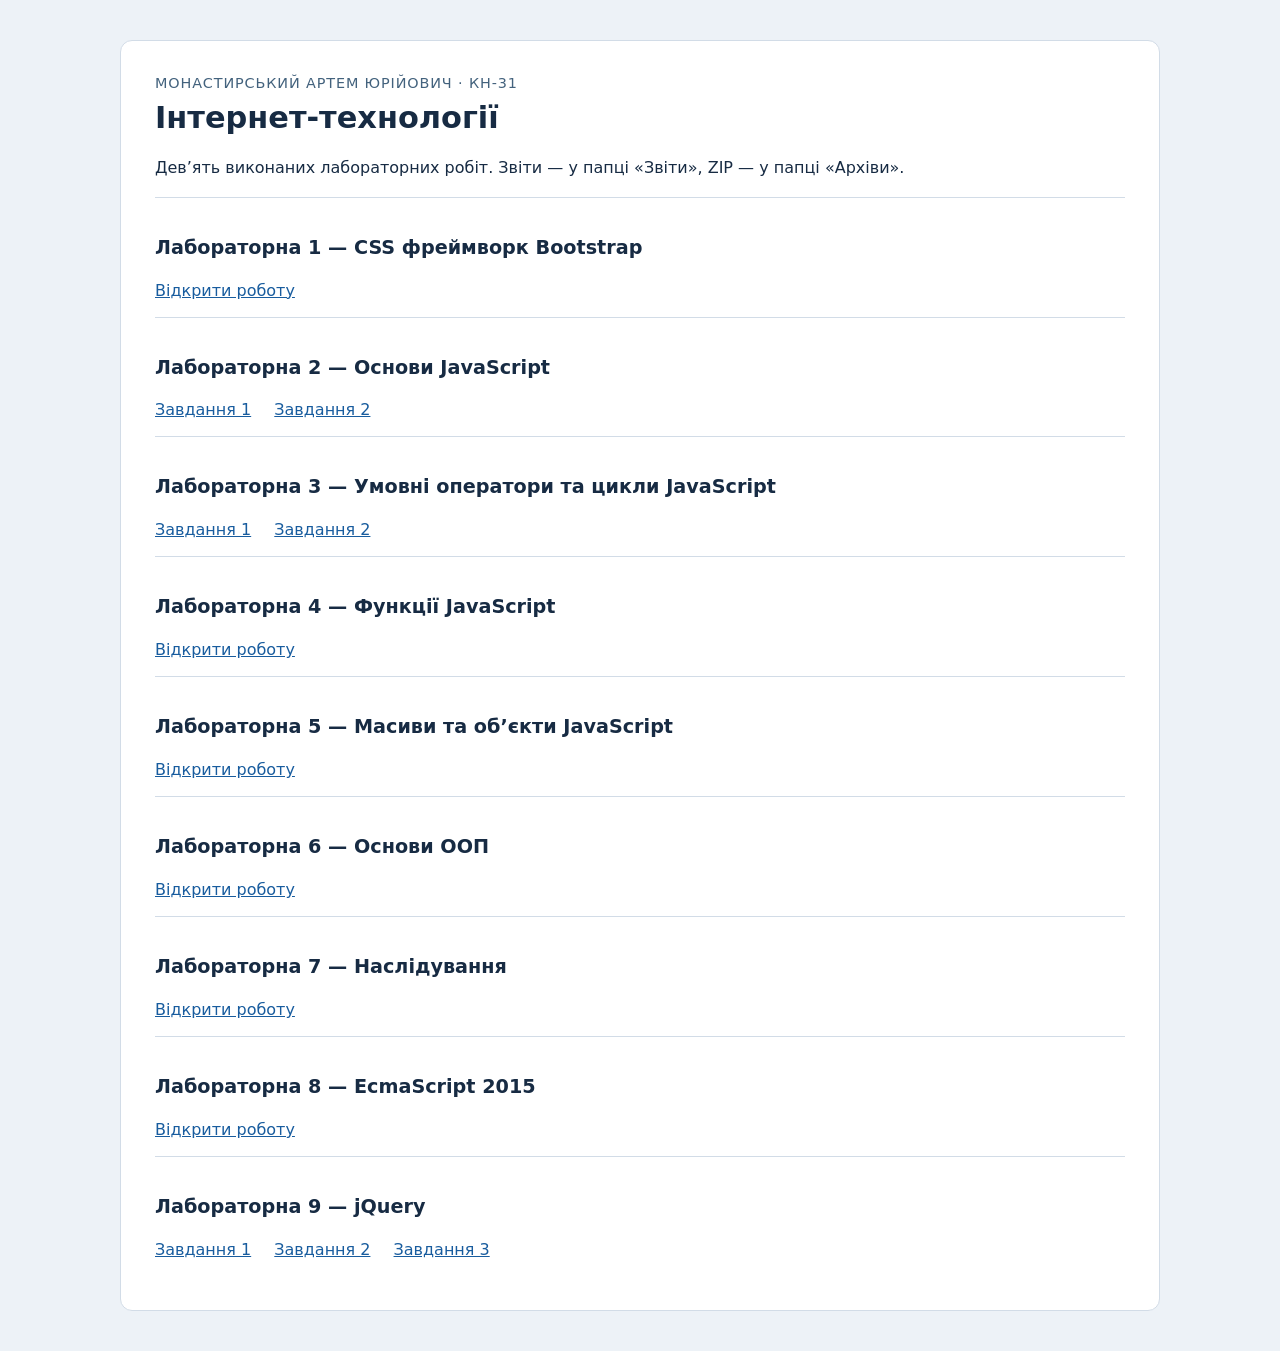
<file: index.html>
<!doctype html><html lang="uk"><meta charset="UTF-8"><meta name="viewport" content="width=device-width, initial-scale=1"><title>Інтернет-технології — лабораторні роботи</title><style>
:root { color-scheme: light; font-family: system-ui, Arial, sans-serif; color: #172b43; background: #edf2f7; }
* { box-sizing: border-box; }
body { margin: 0; padding: 40px 22px; }
main { max-width: 1040px; margin: auto; background: white; padding: 34px; border: 1px solid #d2dce7; border-radius: 12px; }
h1 { font-size: 1.9rem; margin: 8px 0 18px; line-height: 1.25; }
h2 { font-size: 1.2rem; margin-top: 28px; }
.eyebrow { color: #43627d; font-size: .9rem; letter-spacing: .06em; text-transform: uppercase; }
p { line-height: 1.6; }
button, .button { display: inline-block; font: inherit; color: white; background: #185c9e; border: 0; padding: 12px 20px; border-radius: 6px; cursor: pointer; text-decoration: none; margin: 0 8px 10px 0; }
button:hover, .button:hover { background: #104b83; }
button:focus-visible, a:focus-visible, input:focus-visible { outline: 3px solid #edb34e; outline-offset: 3px; }
pre { white-space: pre-wrap; overflow-wrap: anywhere; background: #13263b; color: #e7f2ff; padding: 22px; border-radius: 8px; line-height: 1.7; font: 15px/1.65 Consolas, monospace; min-height: 80px; }
label { display: inline-block; margin: 12px 18px 12px 0; }
input { padding: 10px; font: inherit; border: 1px solid #849bb0; border-radius: 4px; }
footer { color: #52677b; margin-top: 24px; font-size: .9rem; }
.demo-target { cursor: pointer; padding: 18px; border: 1px solid #8ba4bd; border-radius: 5px; background: #f0f6fc; }
@media(max-width:600px) { body { padding: 14px; } main { padding: 22px; } h1 { font-size: 1.5rem; } }
section{border-top:1px solid #d2dce7;padding:10px 0}a{color:#185c9e;margin-right:18px;line-height:2}</style><main><div class="eyebrow">Монастирський Артем Юрійович · КН-31</div><h1>Інтернет-технології</h1><p>Дев’ять виконаних лабораторних робіт. Звіти — у папці «Звіти», ZIP — у папці «Архіви».</p><section><h2>Лабораторна 1 — CSS фреймворк Bootstrap</h2><a href="Лабораторні роботи/IT-Lab1-Monastyrskyi_Artem/index.html">Відкрити роботу</a> </section><section><h2>Лабораторна 2 — Основи JavaScript</h2><a href="Лабораторні роботи/IT_Lab2-Monastyrskyi_Artem/task1.html">Завдання 1</a> <a href="Лабораторні роботи/IT_Lab2-Monastyrskyi_Artem/task2.html">Завдання 2</a> </section><section><h2>Лабораторна 3 — Умовні оператори та цикли JavaScript</h2><a href="Лабораторні роботи/IT-Lab3-Monastyrskyi_Artem/task1.html">Завдання 1</a> <a href="Лабораторні роботи/IT-Lab3-Monastyrskyi_Artem/task2.html">Завдання 2</a> </section><section><h2>Лабораторна 4 — Функції JavaScript</h2><a href="Лабораторні роботи/IT-Lab4-Monastyrskyi_Artem/index.html">Відкрити роботу</a> </section><section><h2>Лабораторна 5 — Масиви та об’єкти JavaScript</h2><a href="Лабораторні роботи/IT-Lab5-Monastyrskyi_Artem/index.html">Відкрити роботу</a> </section><section><h2>Лабораторна 6 — Основи ООП</h2><a href="Лабораторні роботи/IT-Lab6-Monastyrskyi_Artem/index.html">Відкрити роботу</a> </section><section><h2>Лабораторна 7 — Наслідування</h2><a href="Лабораторні роботи/IT-Lab7-Monastyrskyi_Artem/index.html">Відкрити роботу</a> </section><section><h2>Лабораторна 8 — EcmaScript 2015</h2><a href="Лабораторні роботи/IT-Lab8-Monastyrskyi_Artem/index.html">Відкрити роботу</a> </section><section><h2>Лабораторна 9 — jQuery</h2><a href="Лабораторні роботи/IT-Lab9-Monastyrskyi_Artem/task1.html">Завдання 1</a> <a href="Лабораторні роботи/IT-Lab9-Monastyrskyi_Artem/task2.html">Завдання 2</a> <a href="Лабораторні роботи/IT-Lab9-Monastyrskyi_Artem/task3.html">Завдання 3</a> </section></main></html>
</file>
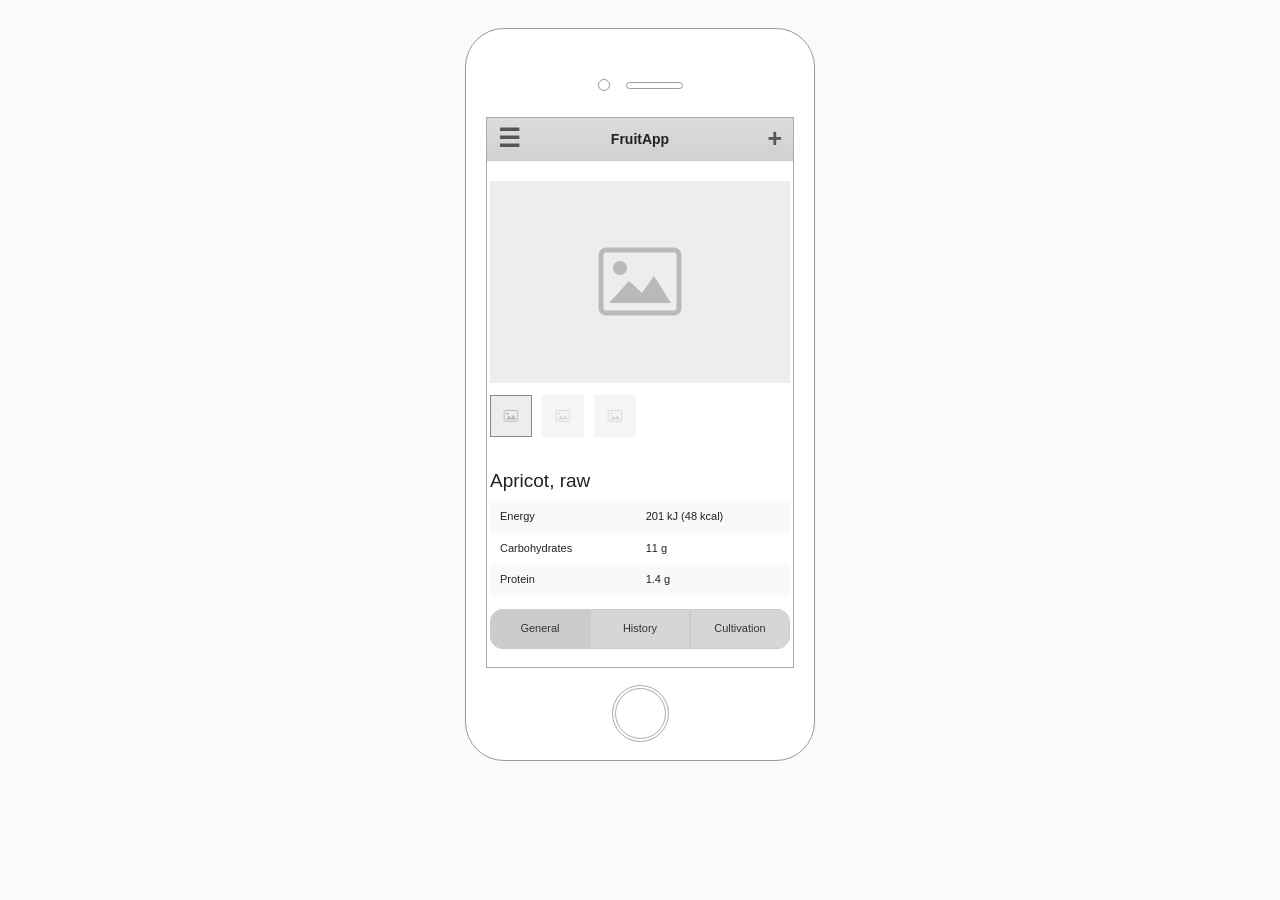
<file: Лабораторні роботи/IT-Lab1-Monastyrskyi_Artem/index.html>
<!doctype html>
<html lang="en">
    <head>
        <meta charset="UTF-8" />
        <meta name="viewport" content="width=device-width, initial-scale=1" />
        <title>FruitApp — Bootstrap</title>
        <link rel="stylesheet" href="vendor/bootstrap.min.css" />
        <link rel="stylesheet" href="css/styles.css" />
        <script src="vendor/jquery.min.js" defer></script>
        <script src="vendor/bootstrap.min.js" defer></script>
        <script src="js/script.js" defer></script>
    </head>
    <body>
        <div class="phone" aria-label="FruitApp mobile mockup">
            <div class="earpiece" aria-hidden="true"><i></i><span></span></div>
            <main class="screen container-fluid">
                <header class="row app-header">
                    <div class="col-xs-4">
                        <button
                            id="menu-button"
                            type="button"
                            class="icon-button"
                            aria-label="Open menu"
                            aria-expanded="false"
                        >
                            ☰
                        </button>
                    </div>
                    <div class="col-xs-4 brand">FruitApp</div>
                    <div class="col-xs-4 text-right">
                        <button
                            type="button"
                            class="icon-button"
                            aria-label="Add fruit"
                            data-toggle="modal"
                            data-target="#add-fruit"
                        >
                            +
                        </button>
                    </div>
                </header>
                <nav id="fruit-menu" hidden>
                    <button type="button" class="btn btn-default btn-sm" id="reset-fruit">
                        Apricot, raw
                    </button>
                </nav>
                <div class="row">
                    <div class="col-xs-12 fruit-content">
                        <img
                            id="main-photo"
                            class="img-responsive main-photo"
                            src="assets/placeholder.svg"
                            alt="Fruit image placeholder"
                        />
                        <div class="thumbnails" role="group" aria-label="Choose photo">
                            <button
                                class="thumbnail-button active"
                                aria-label="Photo 1"
                                aria-pressed="true"
                            >
                                <img src="assets/placeholder.svg" alt="" />
                            </button>
                            <button
                                class="thumbnail-button"
                                aria-label="Photo 2"
                                aria-pressed="false"
                            >
                                <img src="assets/placeholder.svg" alt="" />
                            </button>
                            <button
                                class="thumbnail-button"
                                aria-label="Photo 3"
                                aria-pressed="false"
                            >
                                <img src="assets/placeholder.svg" alt="" />
                            </button>
                        </div>
                        <section id="general-panel" class="fruit-panel">
                            <h1 id="fruit-name">Apricot, raw</h1>
                            <table class="table table-striped table-condensed">
                                <caption class="sr-only">
                                    Nutritional information
                                </caption>
                                <tbody>
                                    <tr>
                                        <th scope="row">Energy</th>
                                        <td>201 kJ (48 kcal)</td>
                                    </tr>
                                    <tr>
                                        <th scope="row">Carbohydrates</th>
                                        <td>11 g</td>
                                    </tr>
                                    <tr>
                                        <th scope="row">Protein</th>
                                        <td>1.4 g</td>
                                    </tr>
                                </tbody>
                            </table>
                        </section>
                        <section id="history-panel" class="fruit-panel" hidden>
                            <h1>History</h1>
                            <p>
                                Apricot is a cultivated stone fruit with a long history of
                                growing in temperate regions.
                            </p>
                        </section>
                        <section id="cultivation-panel" class="fruit-panel" hidden>
                            <h1>Cultivation</h1>
                            <p>
                                Apricot trees grow best in sunny locations with well-drained
                                soil.
                            </p>
                        </section>
                        <div
                            class="btn-group btn-group-justified tabs"
                            role="group"
                            aria-label="Fruit details"
                        >
                            <div class="btn-group">
                                <button
                                    class="btn btn-default active"
                                    data-panel="general-panel"
                                    aria-pressed="true"
                                >
                                    General
                                </button>
                            </div>
                            <div class="btn-group">
                                <button
                                    class="btn btn-default"
                                    data-panel="history-panel"
                                    aria-pressed="false"
                                >
                                    History
                                </button>
                            </div>
                            <div class="btn-group">
                                <button
                                    class="btn btn-default"
                                    data-panel="cultivation-panel"
                                    aria-pressed="false"
                                >
                                    Cultivation
                                </button>
                            </div>
                        </div>
                    </div>
                </div>
            </main>
            <div class="home-button" aria-hidden="true"></div>
        </div>
        <div
            class="modal fade"
            id="add-fruit"
            tabindex="-1"
            role="dialog"
            aria-labelledby="add-title"
        >
            <div class="modal-dialog" role="document">
                <div class="modal-content">
                    <form id="fruit-form">
                        <div class="modal-header">
                            <button
                                type="button"
                                class="close"
                                data-dismiss="modal"
                                aria-label="Close"
                            >
                                &times;
                            </button>
                            <h2 id="add-title" class="modal-title">Add fruit</h2>
                        </div>
                        <div class="modal-body">
                            <label for="new-fruit">Fruit name</label
                            ><input
                                id="new-fruit"
                                class="form-control"
                                maxlength="80"
                                required
                            />
                        </div>
                        <div class="modal-footer">
                            <button
                                type="button"
                                class="btn btn-default"
                                data-dismiss="modal"
                            >
                                Cancel</button
                            ><button type="submit" class="btn btn-primary">Save</button>
                        </div>
                    </form>
                </div>
            </div>
        </div>
    </body>
</html>
</file>
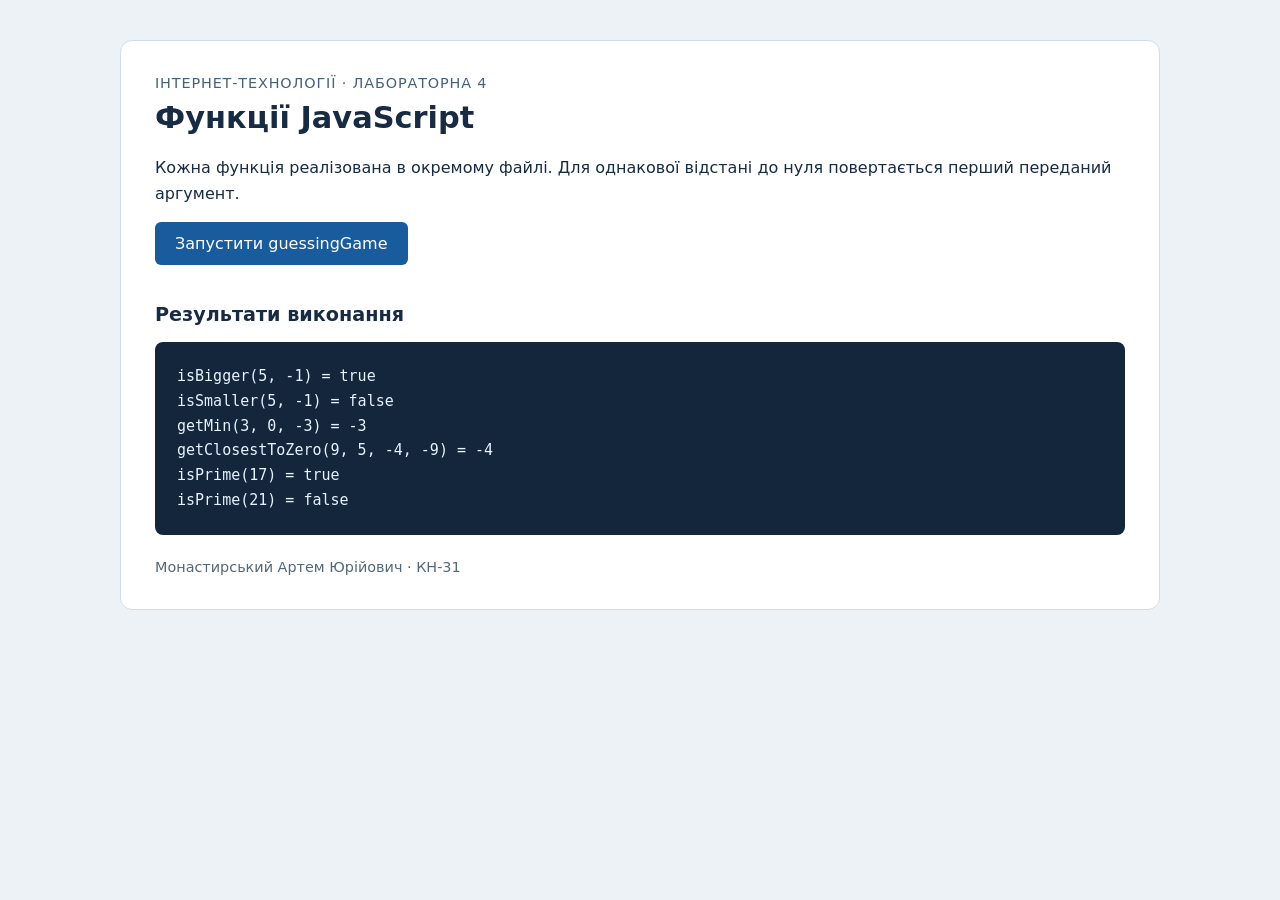
<file: Лабораторні роботи/IT-Lab4-Monastyrskyi_Artem/index.html>
<!doctype html>
<html lang="uk">
    <head>
        <meta charset="UTF-8" />
        <meta name="viewport" content="width=device-width, initial-scale=1" />
        <title>ЛР4 — Функції JavaScript</title>
        <link rel="stylesheet" href="css/styles.css" />
        <script src="js/view.js" defer></script>
        <script src="js/isBigger.js" defer></script>
        <script src="js/isSmaller.js" defer></script>
        <script src="js/getMin.js" defer></script>
        <script src="js/getClosestToZero.js" defer></script>
        <script src="js/isPrime.js" defer></script>
        <script src="js/guessingGame.js" defer></script>
        <script src="js/demo.js" defer></script>
    </head>
    <body>
        <main>
            <div class="eyebrow">Інтернет-технології · Лабораторна 4</div>
            <h1>Функції JavaScript</h1>
            <p>
                Кожна функція реалізована в окремому файлі. Для однакової відстані до нуля
                повертається перший переданий аргумент.
            </p>
            <button id="start">Запустити guessingGame</button>
            <h2>Результати виконання</h2>
            <pre id="output" aria-live="polite"></pre>
            <footer>Монастирський Артем Юрійович · КН-31</footer>
        </main>
    </body>
</html>
</file>
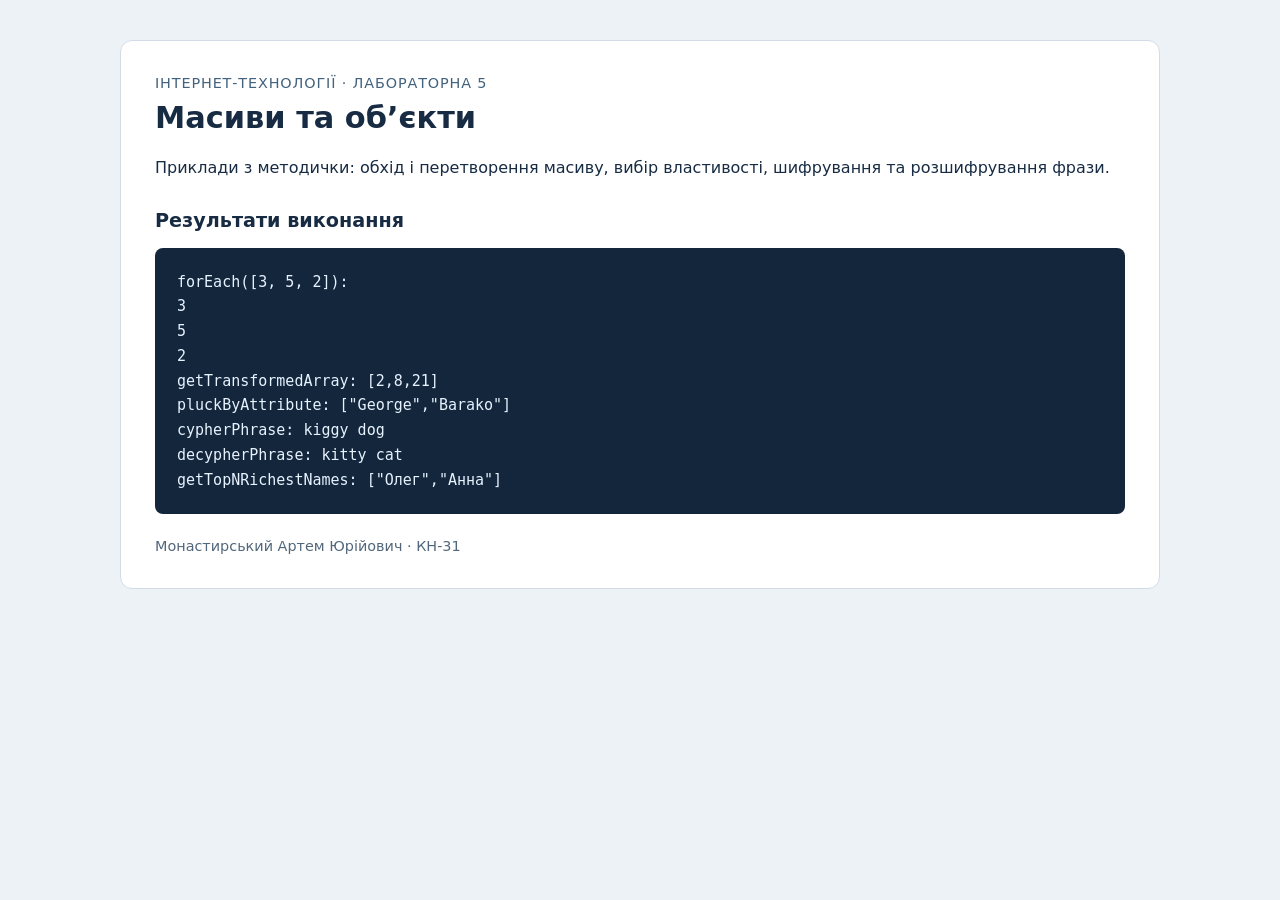
<file: Лабораторні роботи/IT-Lab5-Monastyrskyi_Artem/index.html>
<!doctype html>
<html lang="uk">
    <head>
        <meta charset="UTF-8" />
        <meta name="viewport" content="width=device-width, initial-scale=1" />
        <title>ЛР5 — Масиви та об’єкти</title>
        <link rel="stylesheet" href="css/styles.css" />
        <script src="js/view.js" defer></script>
        <script src="js/forEach.js" defer></script>
        <script src="js/getTransformedArray.js" defer></script>
        <script src="js/pluckByAttribute.js" defer></script>
        <script src="js/cypherPhrase.js" defer></script>
        <script src="js/decypherPhrase.js" defer></script>
        <script src="js/getTopNRichestNames.js" defer></script>
        <script src="js/demo.js" defer></script>
    </head>
    <body>
        <main>
            <div class="eyebrow">Інтернет-технології · Лабораторна 5</div>
            <h1>Масиви та об’єкти</h1>
            <p>
                Приклади з методички: обхід і перетворення масиву, вибір властивості,
                шифрування та розшифрування фрази.
            </p>
            <h2>Результати виконання</h2>
            <pre id="output" aria-live="polite"></pre>
            <footer>Монастирський Артем Юрійович · КН-31</footer>
        </main>
    </body>
</html>
</file>
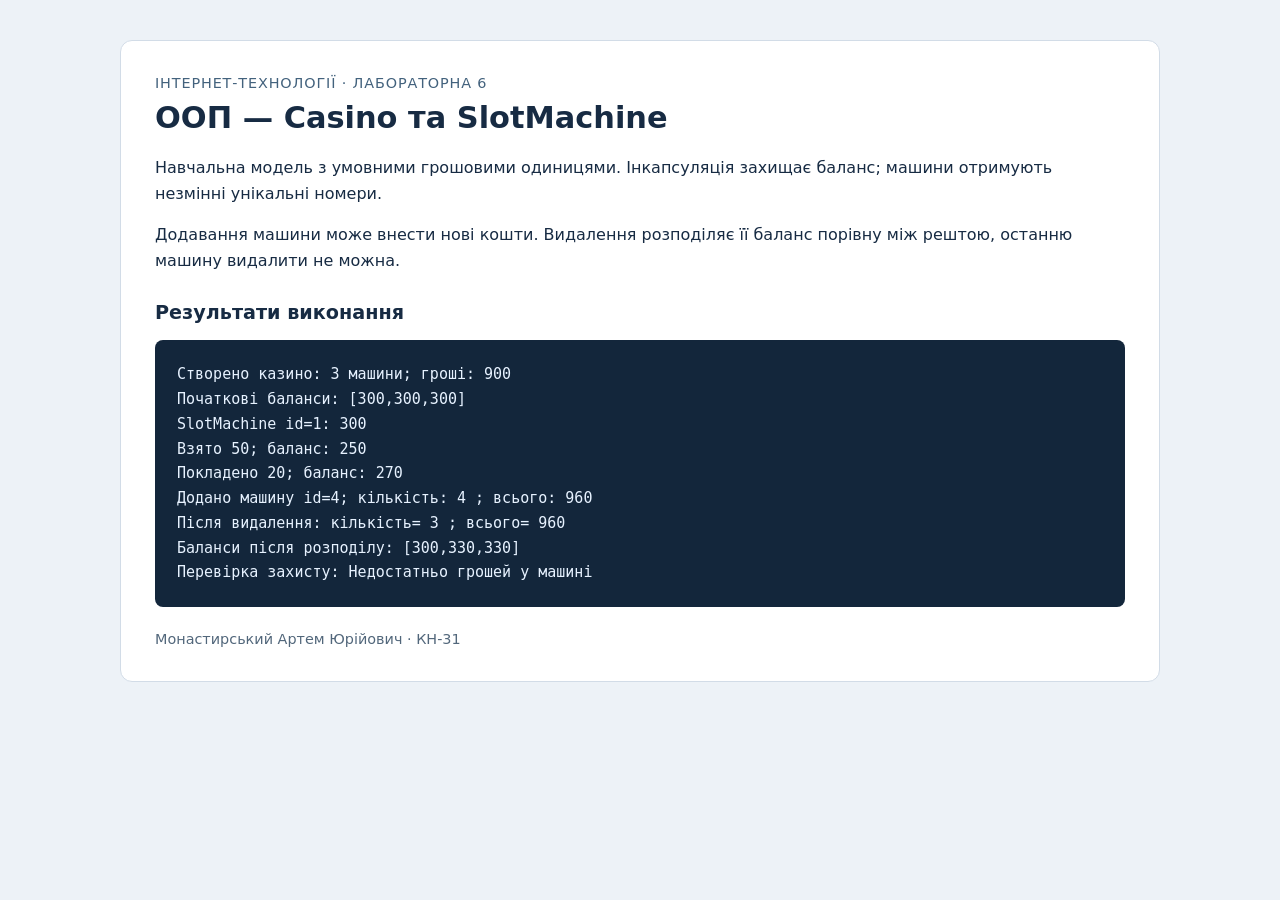
<file: Лабораторні роботи/IT-Lab6-Monastyrskyi_Artem/index.html>
<!doctype html>
<html lang="uk">
    <head>
        <meta charset="UTF-8" />
        <meta name="viewport" content="width=device-width, initial-scale=1" />
        <title>ЛР6 — ООП — Casino та SlotMachine</title>
        <link rel="stylesheet" href="css/styles.css" />
        <script src="js/view.js" defer></script>
        <script src="js/script.js" defer></script>
    </head>
    <body>
        <main>
            <div class="eyebrow">Інтернет-технології · Лабораторна 6</div>
            <h1>ООП — Casino та SlotMachine</h1>
            <p>
                Навчальна модель з умовними грошовими одиницями. Інкапсуляція захищає
                баланс; машини отримують незмінні унікальні номери.
            </p>
            <p>
                Додавання машини може внести нові кошти. Видалення розподіляє її баланс
                порівну між рештою, останню машину видалити не можна.
            </p>
            <h2>Результати виконання</h2>
            <pre id="output" aria-live="polite"></pre>
            <footer>Монастирський Артем Юрійович · КН-31</footer>
        </main>
    </body>
</html>
</file>
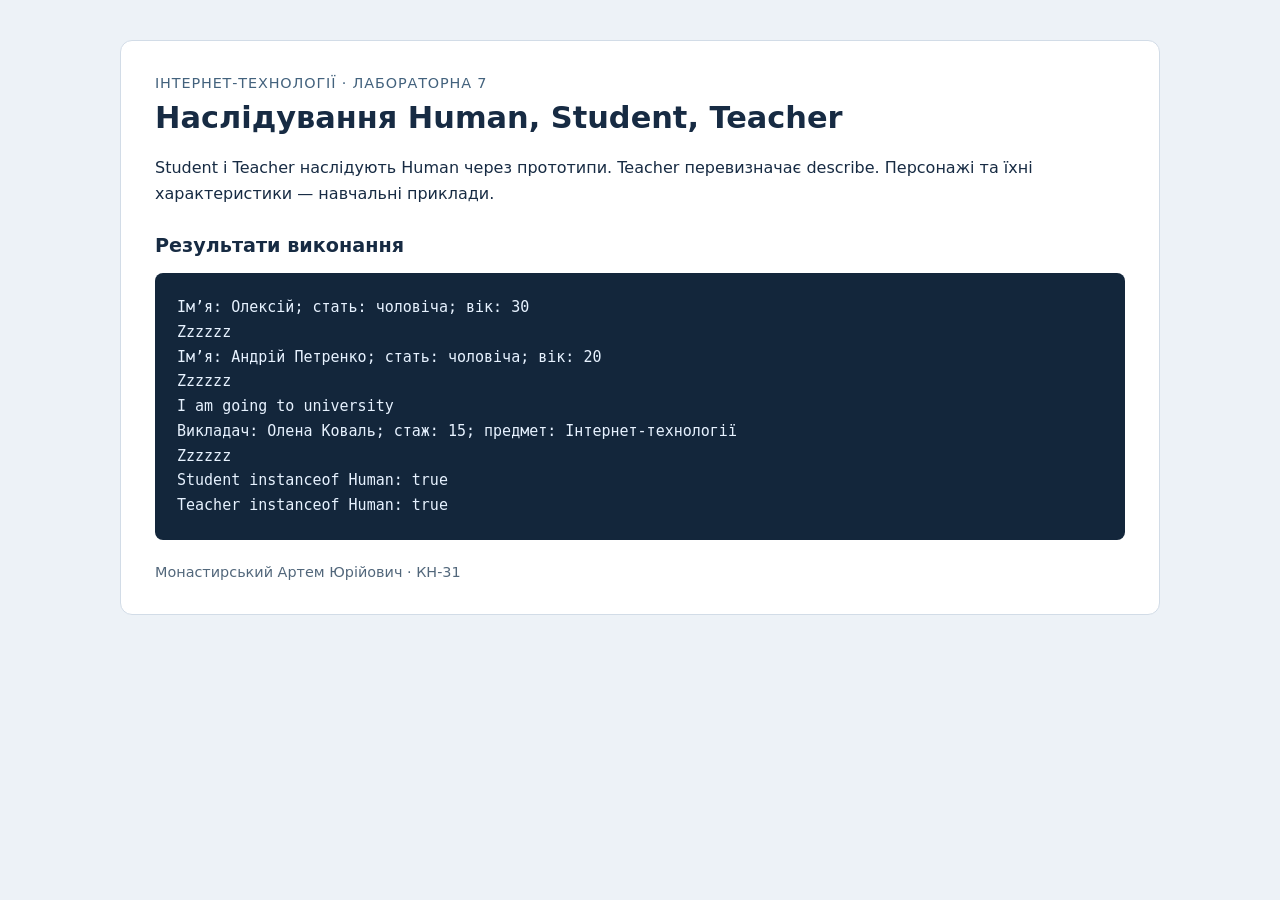
<file: Лабораторні роботи/IT-Lab7-Monastyrskyi_Artem/index.html>
<!doctype html>
<html lang="uk">
    <head>
        <meta charset="UTF-8" />
        <meta name="viewport" content="width=device-width, initial-scale=1" />
        <title>ЛР7 — Наслідування Human, Student, Teacher</title>
        <link rel="stylesheet" href="css/styles.css" />
        <script src="js/view.js" defer></script>
        <script src="js/script.js" defer></script>
    </head>
    <body>
        <main>
            <div class="eyebrow">Інтернет-технології · Лабораторна 7</div>
            <h1>Наслідування Human, Student, Teacher</h1>
            <p>
                Student і Teacher наслідують Human через прототипи. Teacher перевизначає
                describe. Персонажі та їхні характеристики — навчальні приклади.
            </p>
            <h2>Результати виконання</h2>
            <pre id="output" aria-live="polite"></pre>
            <footer>Монастирський Артем Юрійович · КН-31</footer>
        </main>
    </body>
</html>
</file>
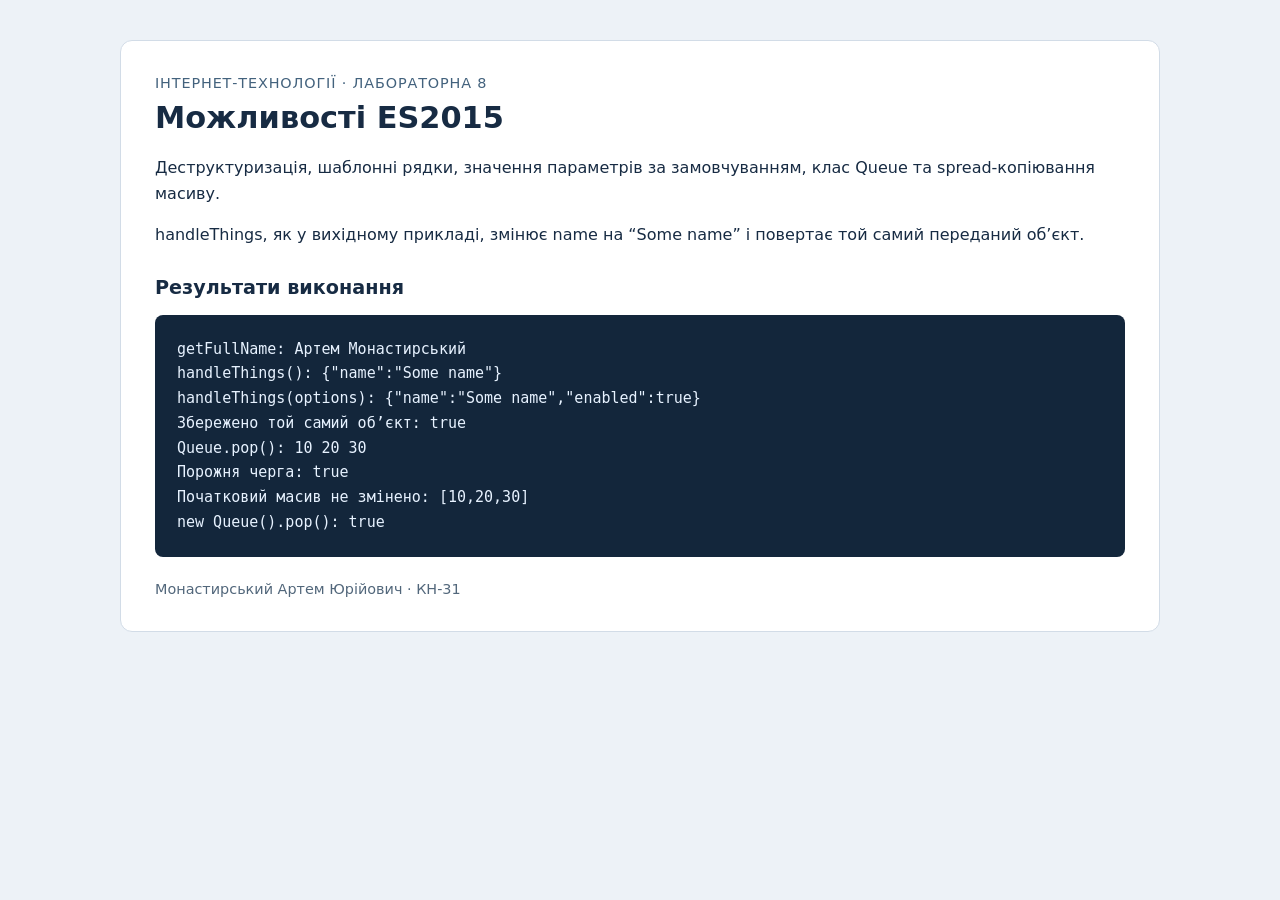
<file: Лабораторні роботи/IT-Lab8-Monastyrskyi_Artem/index.html>
<!doctype html>
<html lang="uk">
    <head>
        <meta charset="UTF-8" />
        <meta name="viewport" content="width=device-width, initial-scale=1" />
        <title>ЛР8 — Можливості ES2015</title>
        <link rel="stylesheet" href="css/styles.css" />
        <script src="js/view.js" defer></script>
        <script src="js/script.js" defer></script>
    </head>
    <body>
        <main>
            <div class="eyebrow">Інтернет-технології · Лабораторна 8</div>
            <h1>Можливості ES2015</h1>
            <p>
                Деструктуризація, шаблонні рядки, значення параметрів за замовчуванням, клас
                Queue та spread-копіювання масиву.
            </p>
            <p>
                handleThings, як у вихідному прикладі, змінює name на “Some name” і повертає
                той самий переданий об’єкт.
            </p>
            <h2>Результати виконання</h2>
            <pre id="output" aria-live="polite"></pre>
            <footer>Монастирський Артем Юрійович · КН-31</footer>
        </main>
    </body>
</html>
</file>
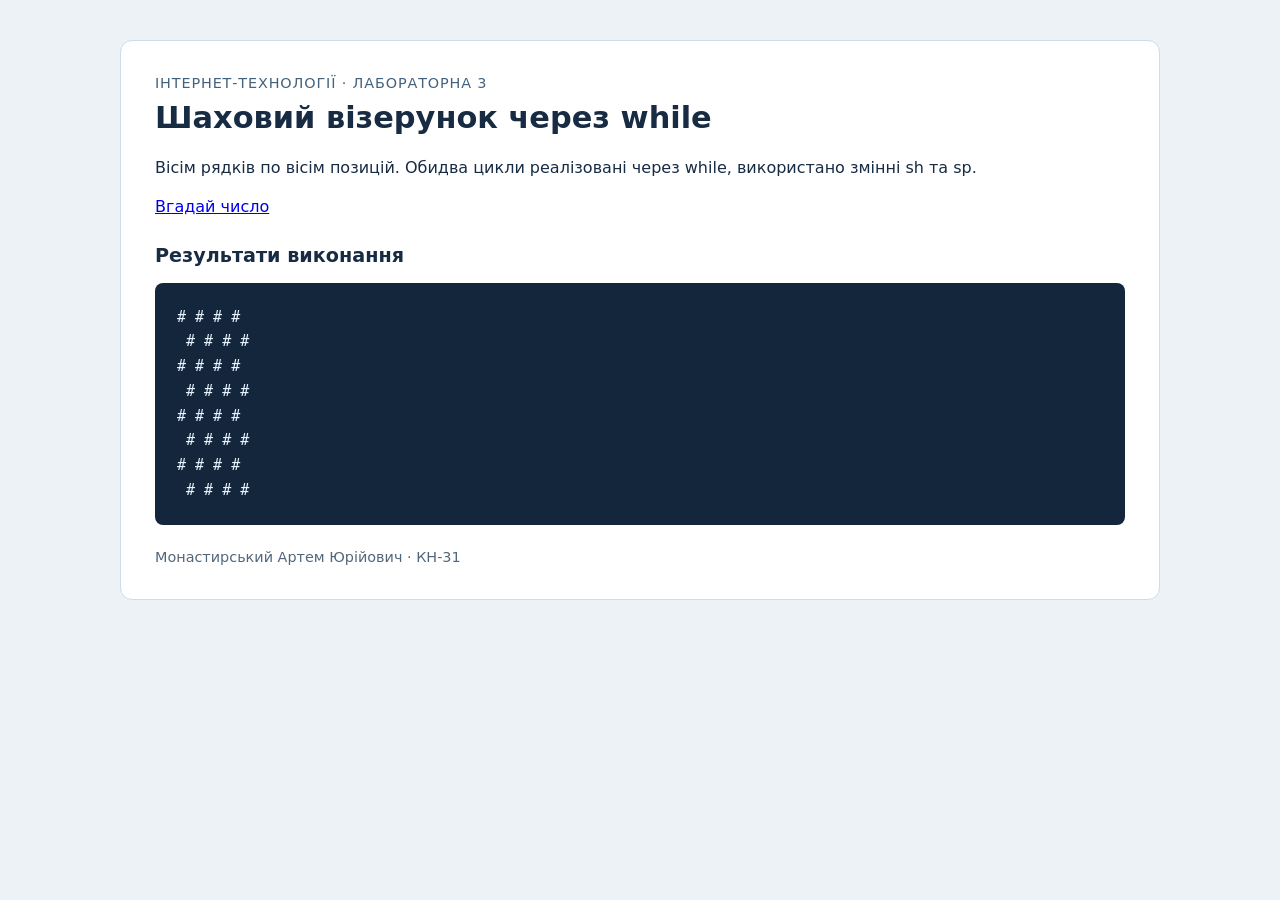
<file: Лабораторні роботи/IT-Lab3-Monastyrskyi_Artem/task1.html>
<!doctype html>
<html lang="uk">
    <head>
        <meta charset="UTF-8" />
        <meta name="viewport" content="width=device-width, initial-scale=1" />
        <title>ЛР3 — Шаховий візерунок через while</title>
        <link rel="stylesheet" href="css/styles.css" />
        <script src="js/view.js" defer></script>
        <script src="js/task1.js" defer></script>
    </head>
    <body>
        <main>
            <div class="eyebrow">Інтернет-технології · Лабораторна 3</div>
            <h1>Шаховий візерунок через while</h1>
            <p>
                Вісім рядків по вісім позицій. Обидва цикли реалізовані через while,
                використано змінні sh та sp.
            </p>
            <a href="task2.html">Вгадай число</a>
            <h2>Результати виконання</h2>
            <pre id="output" aria-live="polite"></pre>
            <footer>Монастирський Артем Юрійович · КН-31</footer>
        </main>
    </body>
</html>
</file>
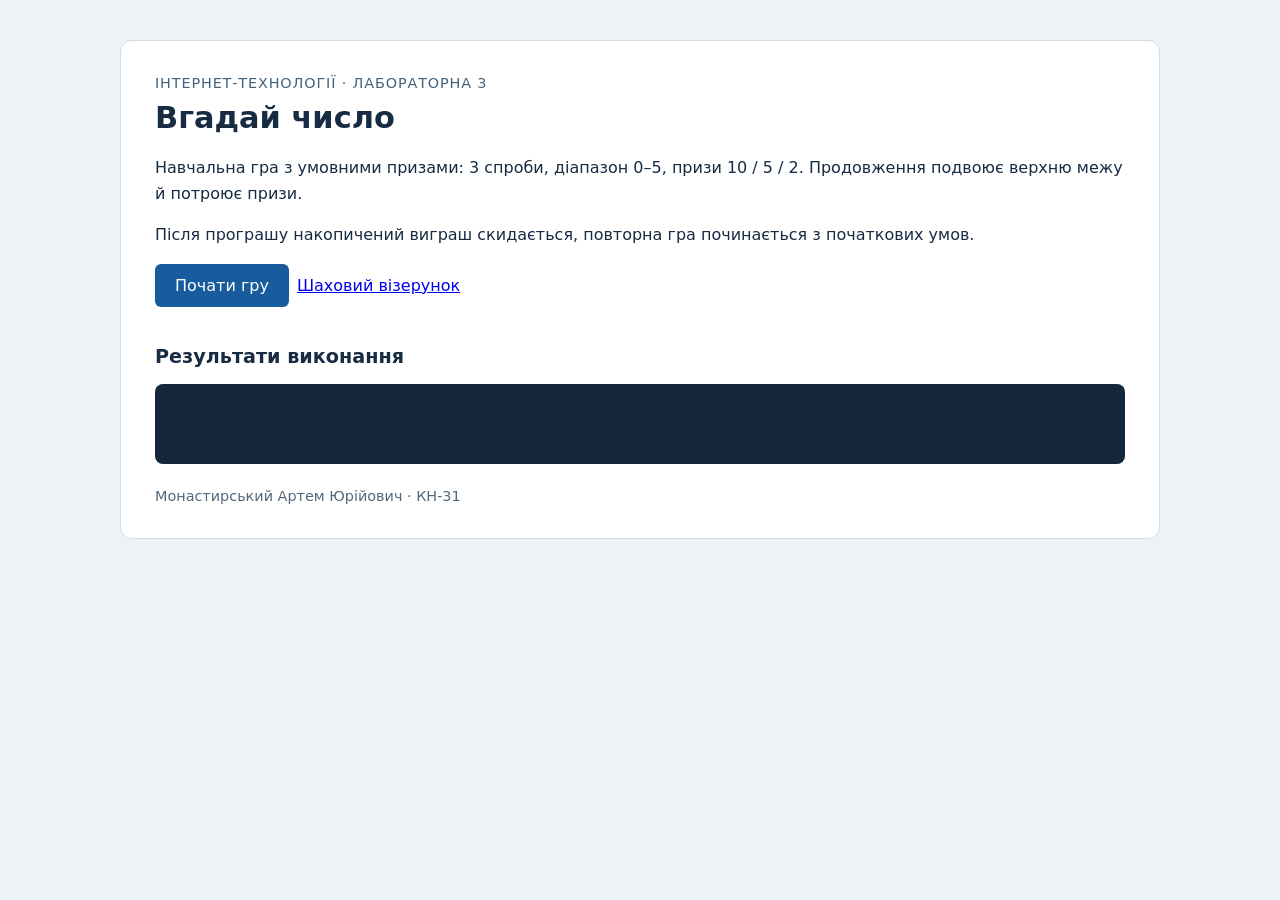
<file: Лабораторні роботи/IT-Lab3-Monastyrskyi_Artem/task2.html>
<!doctype html>
<html lang="uk">
    <head>
        <meta charset="UTF-8" />
        <meta name="viewport" content="width=device-width, initial-scale=1" />
        <title>ЛР3 — Вгадай число</title>
        <link rel="stylesheet" href="css/styles.css" />
        <script src="js/view.js" defer></script>
        <script src="js/task2.js" defer></script>
    </head>
    <body>
        <main>
            <div class="eyebrow">Інтернет-технології · Лабораторна 3</div>
            <h1>Вгадай число</h1>
            <p>
                Навчальна гра з умовними призами: 3 спроби, діапазон 0–5, призи 10 / 5 / 2.
                Продовження подвоює верхню межу й потроює призи.
            </p>
            <p>
                Після програшу накопичений виграш скидається, повторна гра починається з
                початкових умов.
            </p>
            <button id="start">Почати гру</button><a href="task1.html">Шаховий візерунок</a>
            <h2>Результати виконання</h2>
            <pre id="output" aria-live="polite"></pre>
            <footer>Монастирський Артем Юрійович · КН-31</footer>
        </main>
    </body>
</html>
</file>
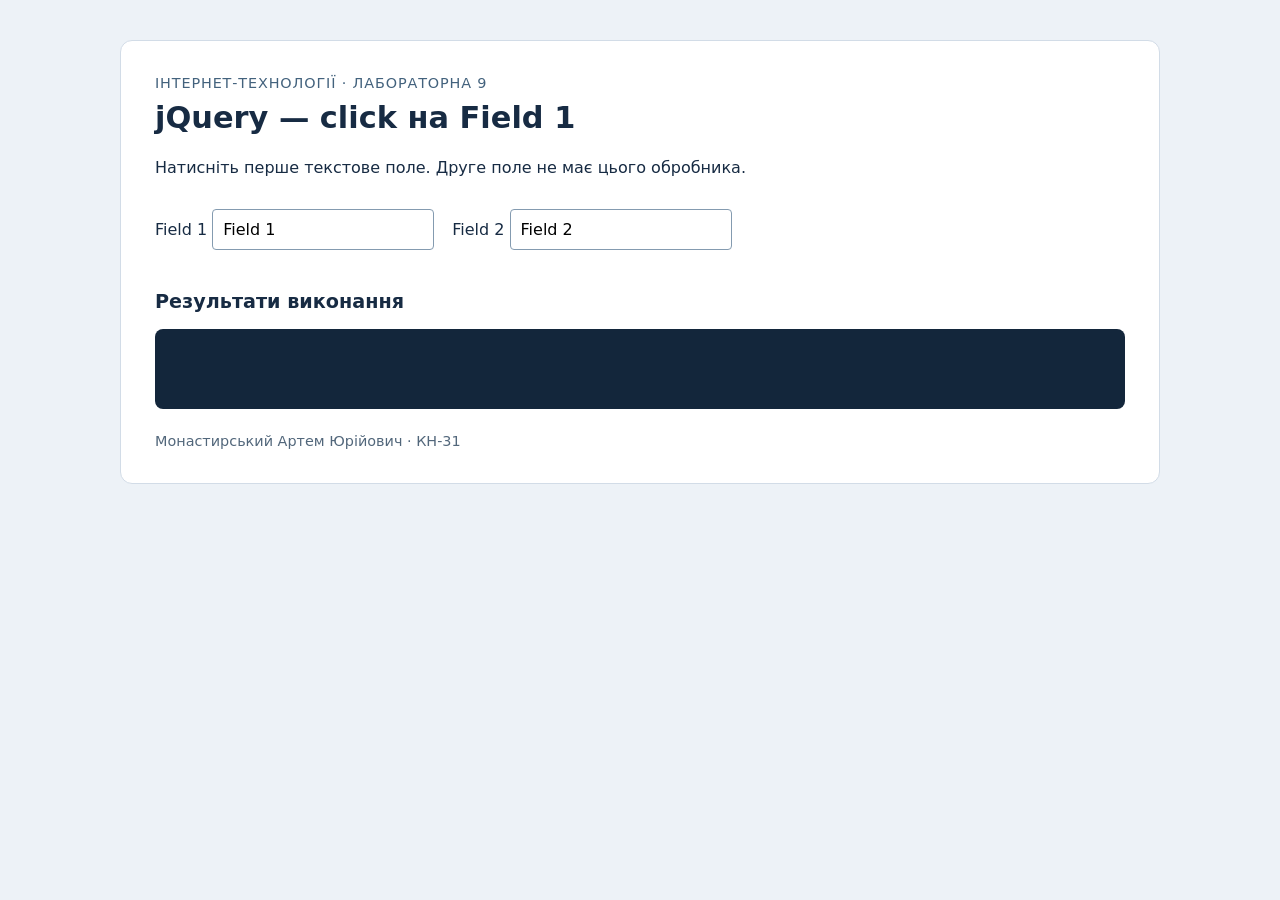
<file: Лабораторні роботи/IT-Lab9-Monastyrskyi_Artem/task1.html>
<!doctype html>
<html lang="uk">
    <head>
        <meta charset="UTF-8" />
        <meta name="viewport" content="width=device-width, initial-scale=1" />
        <title>ЛР9 — jQuery — click на Field 1</title>
        <link rel="stylesheet" href="css/styles.css" />
        <script src="js/view.js" defer></script>
        <script src="vendor/jquery.min.js" defer></script>
        <script src="js/script1.js" defer></script>
    </head>
    <body>
        <main>
            <div class="eyebrow">Інтернет-технології · Лабораторна 9</div>
            <h1>jQuery — click на Field 1</h1>
            <p>Натисніть перше текстове поле. Друге поле не має цього обробника.</p>
            <form>
                <label>Field 1 <input id="field1" type="text" value="Field 1" /></label
                ><label>Field 2 <input id="field2" type="text" value="Field 2" /></label>
            </form>
            <h2>Результати виконання</h2>
            <pre id="output" aria-live="polite"></pre>
            <footer>Монастирський Артем Юрійович · КН-31</footer>
        </main>
    </body>
</html>
</file>
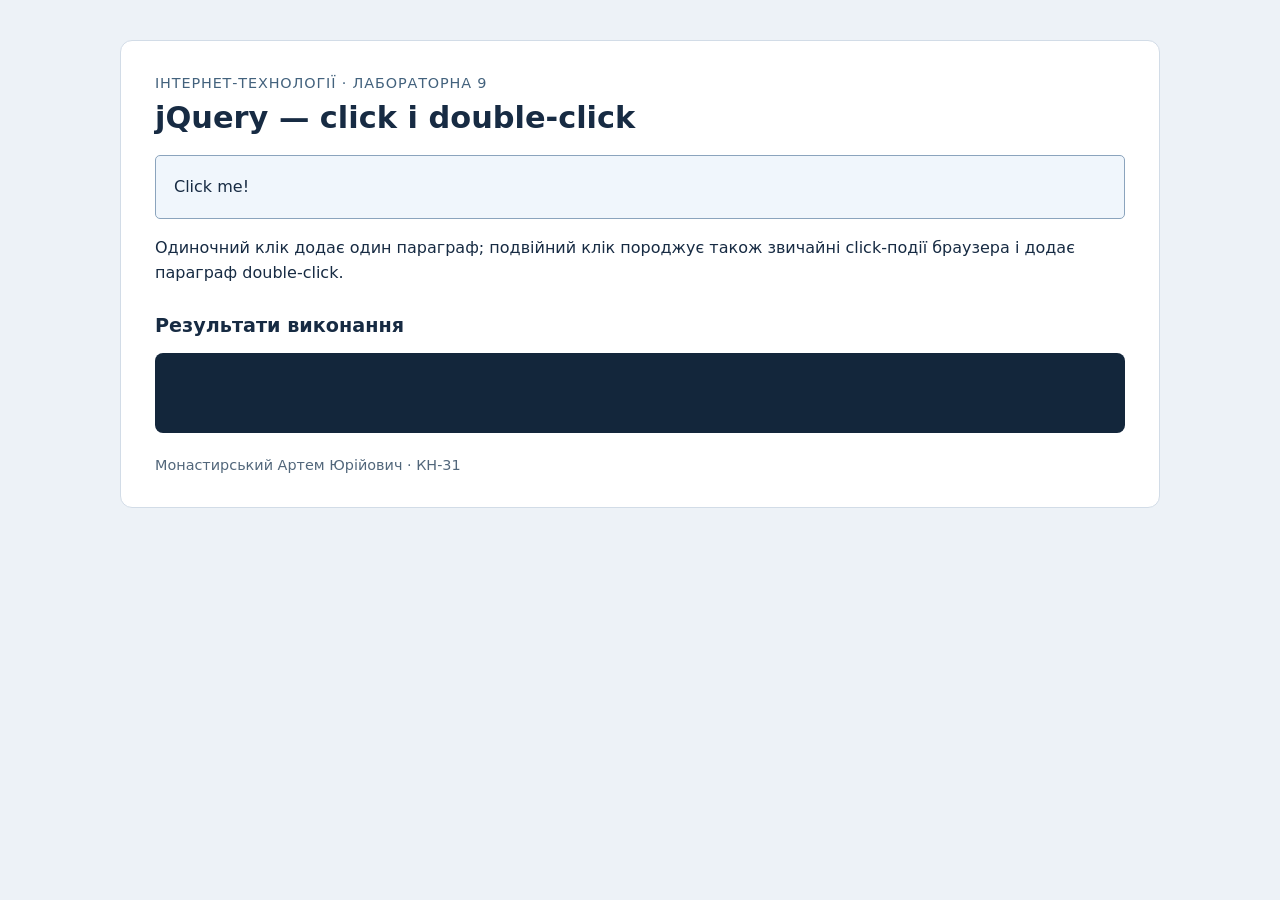
<file: Лабораторні роботи/IT-Lab9-Monastyrskyi_Artem/task2.html>
<!doctype html>
<html lang="uk">
    <head>
        <meta charset="UTF-8" />
        <meta name="viewport" content="width=device-width, initial-scale=1" />
        <title>ЛР9 — jQuery — click і double-click</title>
        <link rel="stylesheet" href="css/styles.css" />
        <script src="js/view.js" defer></script>
        <script src="vendor/jquery.min.js" defer></script>
        <script src="js/script2.js" defer></script>
    </head>
    <body>
        <main>
            <div class="eyebrow">Інтернет-технології · Лабораторна 9</div>
            <h1>jQuery — click і double-click</h1>
            <p id="click-target" class="demo-target" tabindex="0">Click me!</p>
            <p>
                Одиночний клік додає один параграф; подвійний клік породжує також звичайні
                click-події браузера і додає параграф double-click.
            </p>
            <h2>Результати виконання</h2>
            <pre id="output" aria-live="polite"></pre>
            <footer>Монастирський Артем Юрійович · КН-31</footer>
        </main>
    </body>
</html>
</file>
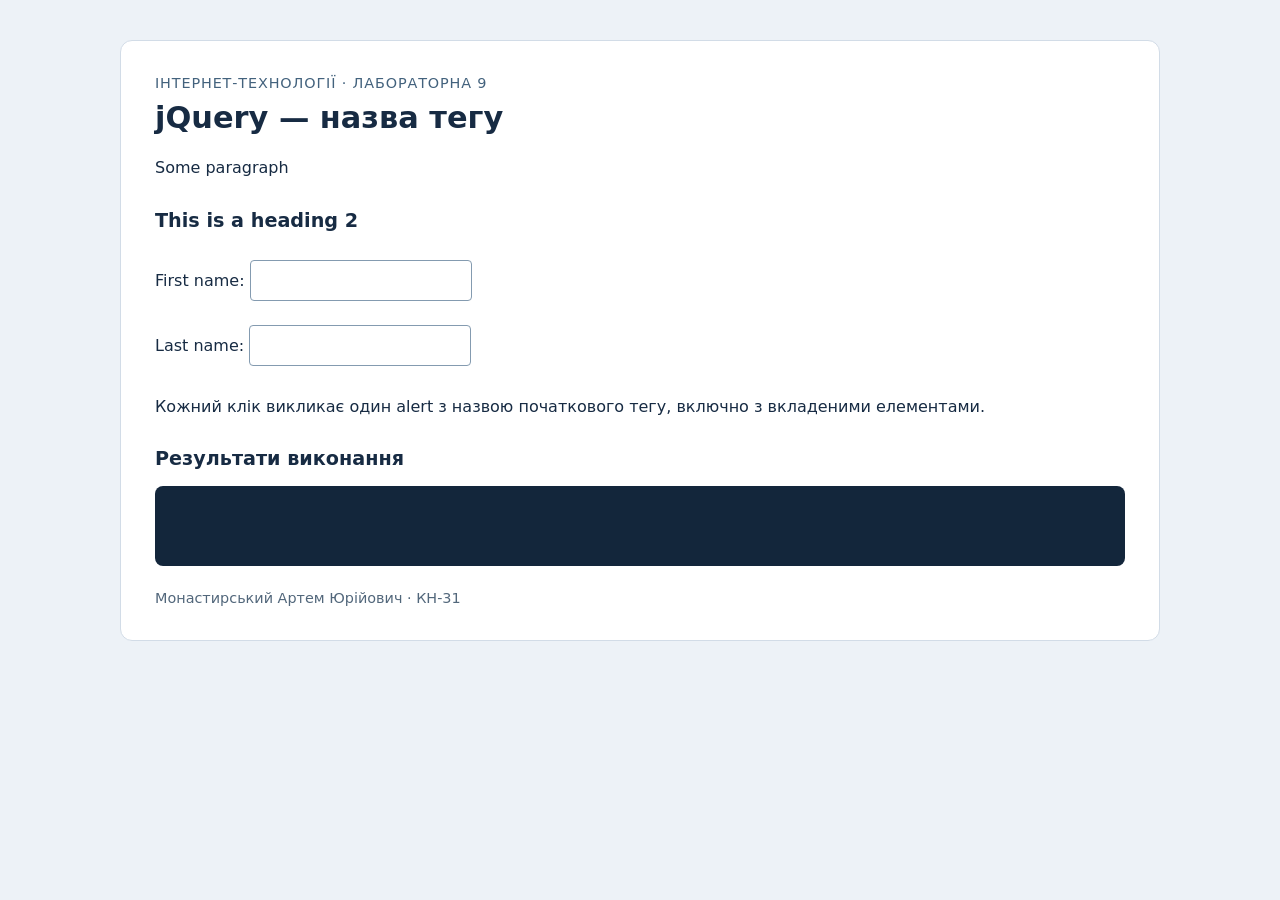
<file: Лабораторні роботи/IT-Lab9-Monastyrskyi_Artem/task3.html>
<!doctype html>
<html lang="uk">
    <head>
        <meta charset="UTF-8" />
        <meta name="viewport" content="width=device-width, initial-scale=1" />
        <title>ЛР9 — jQuery — назва тегу</title>
        <link rel="stylesheet" href="css/styles.css" />
        <script src="js/view.js" defer></script>
        <script src="vendor/jquery.min.js" defer></script>
        <script src="js/script3.js" defer></script>
    </head>
    <body>
        <main>
            <div class="eyebrow">Інтернет-технології · Лабораторна 9</div>
            <h1>jQuery — назва тегу</h1>
            <p id="paragraph">Some paragraph</p>
            <h2 id="heading">This is a heading 2</h2>
            <div id="fields">
                <label>First name: <input id="first-name" type="text" /></label><br /><label
                    >Last name: <input id="last-name" type="text"
                /></label>
            </div>
            <p>
                Кожний клік викликає один alert з назвою початкового тегу, включно з
                вкладеними елементами.
            </p>
            <h2>Результати виконання</h2>
            <pre id="output" aria-live="polite"></pre>
            <footer>Монастирський Артем Юрійович · КН-31</footer>
        </main>
    </body>
</html>
</file>
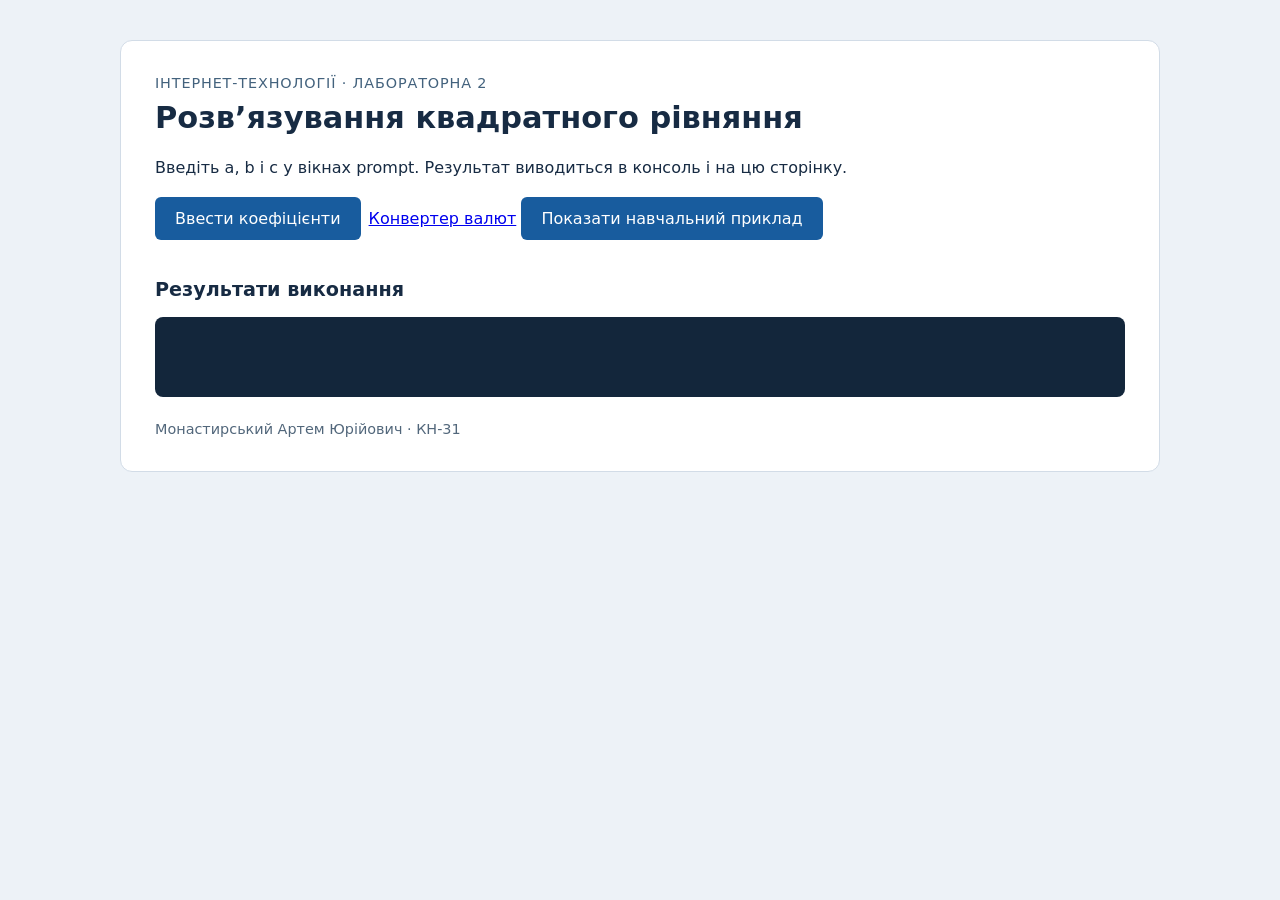
<file: Лабораторні роботи/IT_Lab2-Monastyrskyi_Artem/task1.html>
<!doctype html>
<html lang="uk">
    <head>
        <meta charset="UTF-8" />
        <meta name="viewport" content="width=device-width, initial-scale=1" />
        <title>ЛР2 — Розв’язування квадратного рівняння</title>
        <link rel="stylesheet" href="css/styles.css" />
        <script src="js/view.js" defer></script>
        <script src="js/task1.js" defer></script>
        <script src="js/examples.js" defer></script>
    </head>
    <body>
        <main>
            <div class="eyebrow">Інтернет-технології · Лабораторна 2</div>
            <h1>Розв’язування квадратного рівняння</h1>
            <p>
                Введіть a, b і c у вікнах prompt. Результат виводиться в консоль і на цю
                сторінку.
            </p>
            <button id="start">Ввести коефіцієнти</button
            ><a href="task2.html">Конвертер валют</a>
            <button id="example">Показати навчальний приклад</button>
            <h2>Результати виконання</h2>
            <pre id="output" aria-live="polite"></pre>
            <footer>Монастирський Артем Юрійович · КН-31</footer>
        </main>
    </body>
</html>
</file>
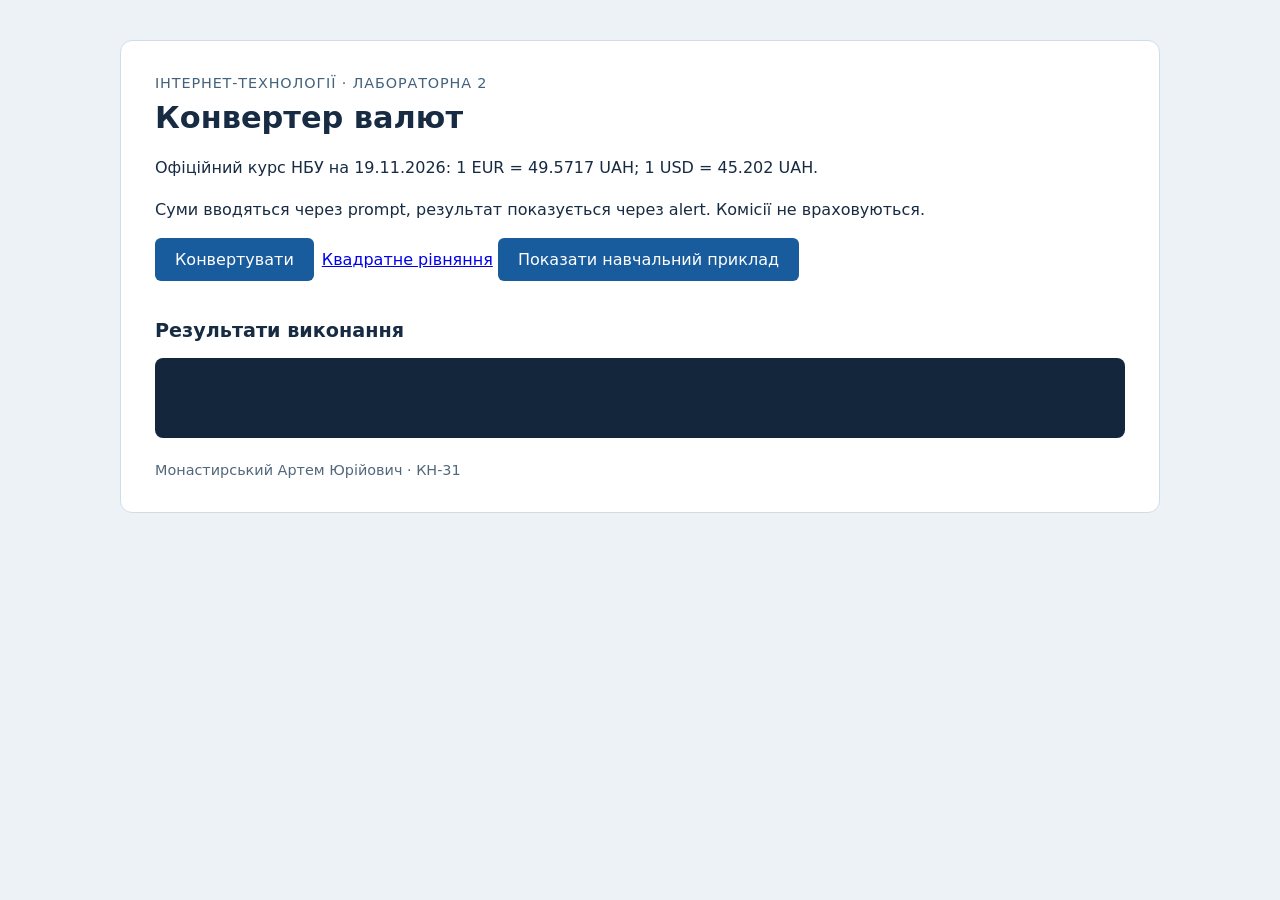
<file: Лабораторні роботи/IT_Lab2-Monastyrskyi_Artem/task2.html>
<!doctype html>
<html lang="uk">
    <head>
        <meta charset="UTF-8" />
        <meta name="viewport" content="width=device-width, initial-scale=1" />
        <title>ЛР2 — Конвертер валют</title>
        <link rel="stylesheet" href="css/styles.css" />
        <script src="js/view.js" defer></script>
        <script src="js/task2.js" defer></script>
        <script src="js/examples.js" defer></script>
    </head>
    <body>
        <main>
            <div class="eyebrow">Інтернет-технології · Лабораторна 2</div>
            <h1>Конвертер валют</h1>
            <p>
                Офіційний курс НБУ на 19.11.2026: 1 EUR = 49.5717 UAH; 1 USD = 45.202 UAH.
            </p>
            <p>
                Суми вводяться через prompt, результат показується через alert. Комісії не
                враховуються.
            </p>
            <button id="start">Конвертувати</button
            ><a href="task1.html">Квадратне рівняння</a>
            <button id="example">Показати навчальний приклад</button>
            <h2>Результати виконання</h2>
            <pre id="output" aria-live="polite"></pre>
            <footer>Монастирський Артем Юрійович · КН-31</footer>
        </main>
    </body>
</html>
</file>
<file: Лабораторні роботи/IT-Lab1-Monastyrskyi_Artem/css/styles.css>
body {
    background: #fafafa;
    color: #222;
    padding: 28px 10px;
    font-family: Arial, sans-serif;
}
.phone {
    width: 350px;
    max-width: 100%;
    padding: 24px 20px 18px;
    border: 1px solid #999;
    border-radius: 39px;
    background: #fff;
    margin: 0 auto;
}
.earpiece {
    height: 64px;
    display: flex;
    justify-content: center;
    align-items: center;
    gap: 16px;
}
.earpiece i {
    border: 1px solid #999;
    width: 12px;
    height: 12px;
    border-radius: 50%;
}
.earpiece span {
    width: 57px;
    height: 7px;
    border: 1px solid #999;
    border-radius: 7px;
}
.screen {
    border: 1px solid #aaa;
    padding: 0 18px 18px;
}
.app-header {
    background: linear-gradient(#ddd, #d0d0d0);
    border-bottom: 1px solid #ccc;
    margin: 0 -18px 20px;
    height: 43px;
}
.app-header > div {
    padding: 0 9px;
}
.brand {
    text-align: center;
    font-size: 14px;
    font-weight: bold;
    line-height: 43px;
    white-space: nowrap;
}
.icon-button {
    border: 0;
    background: transparent;
    font-size: 25px;
    font-weight: bold;
    color: #555;
    height: 42px;
    padding: 0 2px;
}
.fruit-content {
    padding: 0;
}
.main-photo {
    width: 100%;
    height: 202px;
    object-fit: cover;
    background: #eee;
}
.thumbnails {
    display: flex;
    gap: 10px;
    padding: 12px 0 23px;
}
.thumbnail-button {
    width: 42px;
    height: 42px;
    border: 1px solid transparent;
    padding: 2px;
    opacity: 0.55;
    background: #eee;
}
.thumbnail-button img {
    width: 100%;
    height: 100%;
    object-fit: cover;
}
.thumbnail-button.active {
    border-color: #888;
    opacity: 1;
}
.fruit-panel {
    min-height: 138px;
}
.fruit-panel h1 {
    font-size: 19px;
    font-weight: normal;
    margin: 11px 0 9px;
}
.fruit-panel p {
    font-size: 13px;
    line-height: 1.65;
}
.table {
    font-size: 11px;
    margin-bottom: 18px;
}
.table th {
    font-weight: normal;
}
.table > tbody > tr > th,
.table > tbody > tr > td {
    border: 0;
    padding: 8px 10px;
}
.tabs {
    border-radius: 13px;
    overflow: hidden;
}
.tabs .btn {
    background: #d6d6d6;
    border-color: #ccc;
    font-size: 11px;
    padding: 11px 1px;
    box-shadow: none;
}
.tabs .btn.active {
    background: #ccc;
}
.home-button {
    width: 57px;
    height: 57px;
    border: 4px double #aaa;
    border-radius: 50%;
    margin: 17px auto 0;
}
#fruit-menu {
    margin-bottom: 12px;
}
[hidden] {
    display: none !important;
}
button:focus-visible {
    outline: 3px solid #4b6c89;
    outline-offset: 2px;
}
@media (max-width: 380px) {
    body {
        padding: 12px 7px;
    }
    .phone {
        padding: 14px 13px;
    }
    .screen {
        padding-left: 14px;
        padding-right: 14px;
    }
    .app-header {
        margin-left: -14px;
        margin-right: -14px;
    }
}
</file>
<file: Лабораторні роботи/IT-Lab4-Monastyrskyi_Artem/css/styles.css>
:root {
    color-scheme: light;
    font-family: system-ui, Arial, sans-serif;
    color: #172b43;
    background: #edf2f7;
}
* {
    box-sizing: border-box;
}
body {
    margin: 0;
    padding: 40px 22px;
}
main {
    max-width: 1040px;
    margin: auto;
    background: white;
    padding: 34px;
    border: 1px solid #d2dce7;
    border-radius: 12px;
}
h1 {
    font-size: 1.9rem;
    margin: 8px 0 18px;
    line-height: 1.25;
}
h2 {
    font-size: 1.2rem;
    margin-top: 28px;
}
.eyebrow {
    color: #43627d;
    font-size: 0.9rem;
    letter-spacing: 0.06em;
    text-transform: uppercase;
}
p {
    line-height: 1.6;
}
button,
.button {
    display: inline-block;
    font: inherit;
    color: white;
    background: #185c9e;
    border: 0;
    padding: 12px 20px;
    border-radius: 6px;
    cursor: pointer;
    text-decoration: none;
    margin: 0 8px 10px 0;
}
button:hover,
.button:hover {
    background: #104b83;
}
button:focus-visible,
a:focus-visible,
input:focus-visible {
    outline: 3px solid #edb34e;
    outline-offset: 3px;
}
pre {
    white-space: pre-wrap;
    overflow-wrap: anywhere;
    background: #13263b;
    color: #e7f2ff;
    padding: 22px;
    border-radius: 8px;
    line-height: 1.7;
    font:
        15px/1.65 Consolas,
        monospace;
    min-height: 80px;
}
label {
    display: inline-block;
    margin: 12px 18px 12px 0;
}
input {
    padding: 10px;
    font: inherit;
    border: 1px solid #849bb0;
    border-radius: 4px;
}
footer {
    color: #52677b;
    margin-top: 24px;
    font-size: 0.9rem;
}
.demo-target {
    cursor: pointer;
    padding: 18px;
    border: 1px solid #8ba4bd;
    border-radius: 5px;
    background: #f0f6fc;
}
@media (max-width: 600px) {
    body {
        padding: 14px;
    }
    main {
        padding: 22px;
    }
    h1 {
        font-size: 1.5rem;
    }
}
</file>
<file: Лабораторні роботи/IT-Lab5-Monastyrskyi_Artem/css/styles.css>
:root {
    color-scheme: light;
    font-family: system-ui, Arial, sans-serif;
    color: #172b43;
    background: #edf2f7;
}
* {
    box-sizing: border-box;
}
body {
    margin: 0;
    padding: 40px 22px;
}
main {
    max-width: 1040px;
    margin: auto;
    background: white;
    padding: 34px;
    border: 1px solid #d2dce7;
    border-radius: 12px;
}
h1 {
    font-size: 1.9rem;
    margin: 8px 0 18px;
    line-height: 1.25;
}
h2 {
    font-size: 1.2rem;
    margin-top: 28px;
}
.eyebrow {
    color: #43627d;
    font-size: 0.9rem;
    letter-spacing: 0.06em;
    text-transform: uppercase;
}
p {
    line-height: 1.6;
}
button,
.button {
    display: inline-block;
    font: inherit;
    color: white;
    background: #185c9e;
    border: 0;
    padding: 12px 20px;
    border-radius: 6px;
    cursor: pointer;
    text-decoration: none;
    margin: 0 8px 10px 0;
}
button:hover,
.button:hover {
    background: #104b83;
}
button:focus-visible,
a:focus-visible,
input:focus-visible {
    outline: 3px solid #edb34e;
    outline-offset: 3px;
}
pre {
    white-space: pre-wrap;
    overflow-wrap: anywhere;
    background: #13263b;
    color: #e7f2ff;
    padding: 22px;
    border-radius: 8px;
    line-height: 1.7;
    font:
        15px/1.65 Consolas,
        monospace;
    min-height: 80px;
}
label {
    display: inline-block;
    margin: 12px 18px 12px 0;
}
input {
    padding: 10px;
    font: inherit;
    border: 1px solid #849bb0;
    border-radius: 4px;
}
footer {
    color: #52677b;
    margin-top: 24px;
    font-size: 0.9rem;
}
.demo-target {
    cursor: pointer;
    padding: 18px;
    border: 1px solid #8ba4bd;
    border-radius: 5px;
    background: #f0f6fc;
}
@media (max-width: 600px) {
    body {
        padding: 14px;
    }
    main {
        padding: 22px;
    }
    h1 {
        font-size: 1.5rem;
    }
}
</file>
<file: Лабораторні роботи/IT-Lab6-Monastyrskyi_Artem/css/styles.css>
:root {
    color-scheme: light;
    font-family: system-ui, Arial, sans-serif;
    color: #172b43;
    background: #edf2f7;
}
* {
    box-sizing: border-box;
}
body {
    margin: 0;
    padding: 40px 22px;
}
main {
    max-width: 1040px;
    margin: auto;
    background: white;
    padding: 34px;
    border: 1px solid #d2dce7;
    border-radius: 12px;
}
h1 {
    font-size: 1.9rem;
    margin: 8px 0 18px;
    line-height: 1.25;
}
h2 {
    font-size: 1.2rem;
    margin-top: 28px;
}
.eyebrow {
    color: #43627d;
    font-size: 0.9rem;
    letter-spacing: 0.06em;
    text-transform: uppercase;
}
p {
    line-height: 1.6;
}
button,
.button {
    display: inline-block;
    font: inherit;
    color: white;
    background: #185c9e;
    border: 0;
    padding: 12px 20px;
    border-radius: 6px;
    cursor: pointer;
    text-decoration: none;
    margin: 0 8px 10px 0;
}
button:hover,
.button:hover {
    background: #104b83;
}
button:focus-visible,
a:focus-visible,
input:focus-visible {
    outline: 3px solid #edb34e;
    outline-offset: 3px;
}
pre {
    white-space: pre-wrap;
    overflow-wrap: anywhere;
    background: #13263b;
    color: #e7f2ff;
    padding: 22px;
    border-radius: 8px;
    line-height: 1.7;
    font:
        15px/1.65 Consolas,
        monospace;
    min-height: 80px;
}
label {
    display: inline-block;
    margin: 12px 18px 12px 0;
}
input {
    padding: 10px;
    font: inherit;
    border: 1px solid #849bb0;
    border-radius: 4px;
}
footer {
    color: #52677b;
    margin-top: 24px;
    font-size: 0.9rem;
}
.demo-target {
    cursor: pointer;
    padding: 18px;
    border: 1px solid #8ba4bd;
    border-radius: 5px;
    background: #f0f6fc;
}
@media (max-width: 600px) {
    body {
        padding: 14px;
    }
    main {
        padding: 22px;
    }
    h1 {
        font-size: 1.5rem;
    }
}
</file>
<file: Лабораторні роботи/IT-Lab7-Monastyrskyi_Artem/css/styles.css>
:root {
    color-scheme: light;
    font-family: system-ui, Arial, sans-serif;
    color: #172b43;
    background: #edf2f7;
}
* {
    box-sizing: border-box;
}
body {
    margin: 0;
    padding: 40px 22px;
}
main {
    max-width: 1040px;
    margin: auto;
    background: white;
    padding: 34px;
    border: 1px solid #d2dce7;
    border-radius: 12px;
}
h1 {
    font-size: 1.9rem;
    margin: 8px 0 18px;
    line-height: 1.25;
}
h2 {
    font-size: 1.2rem;
    margin-top: 28px;
}
.eyebrow {
    color: #43627d;
    font-size: 0.9rem;
    letter-spacing: 0.06em;
    text-transform: uppercase;
}
p {
    line-height: 1.6;
}
button,
.button {
    display: inline-block;
    font: inherit;
    color: white;
    background: #185c9e;
    border: 0;
    padding: 12px 20px;
    border-radius: 6px;
    cursor: pointer;
    text-decoration: none;
    margin: 0 8px 10px 0;
}
button:hover,
.button:hover {
    background: #104b83;
}
button:focus-visible,
a:focus-visible,
input:focus-visible {
    outline: 3px solid #edb34e;
    outline-offset: 3px;
}
pre {
    white-space: pre-wrap;
    overflow-wrap: anywhere;
    background: #13263b;
    color: #e7f2ff;
    padding: 22px;
    border-radius: 8px;
    line-height: 1.7;
    font:
        15px/1.65 Consolas,
        monospace;
    min-height: 80px;
}
label {
    display: inline-block;
    margin: 12px 18px 12px 0;
}
input {
    padding: 10px;
    font: inherit;
    border: 1px solid #849bb0;
    border-radius: 4px;
}
footer {
    color: #52677b;
    margin-top: 24px;
    font-size: 0.9rem;
}
.demo-target {
    cursor: pointer;
    padding: 18px;
    border: 1px solid #8ba4bd;
    border-radius: 5px;
    background: #f0f6fc;
}
@media (max-width: 600px) {
    body {
        padding: 14px;
    }
    main {
        padding: 22px;
    }
    h1 {
        font-size: 1.5rem;
    }
}
</file>
<file: Лабораторні роботи/IT-Lab8-Monastyrskyi_Artem/css/styles.css>
:root {
    color-scheme: light;
    font-family: system-ui, Arial, sans-serif;
    color: #172b43;
    background: #edf2f7;
}
* {
    box-sizing: border-box;
}
body {
    margin: 0;
    padding: 40px 22px;
}
main {
    max-width: 1040px;
    margin: auto;
    background: white;
    padding: 34px;
    border: 1px solid #d2dce7;
    border-radius: 12px;
}
h1 {
    font-size: 1.9rem;
    margin: 8px 0 18px;
    line-height: 1.25;
}
h2 {
    font-size: 1.2rem;
    margin-top: 28px;
}
.eyebrow {
    color: #43627d;
    font-size: 0.9rem;
    letter-spacing: 0.06em;
    text-transform: uppercase;
}
p {
    line-height: 1.6;
}
button,
.button {
    display: inline-block;
    font: inherit;
    color: white;
    background: #185c9e;
    border: 0;
    padding: 12px 20px;
    border-radius: 6px;
    cursor: pointer;
    text-decoration: none;
    margin: 0 8px 10px 0;
}
button:hover,
.button:hover {
    background: #104b83;
}
button:focus-visible,
a:focus-visible,
input:focus-visible {
    outline: 3px solid #edb34e;
    outline-offset: 3px;
}
pre {
    white-space: pre-wrap;
    overflow-wrap: anywhere;
    background: #13263b;
    color: #e7f2ff;
    padding: 22px;
    border-radius: 8px;
    line-height: 1.7;
    font:
        15px/1.65 Consolas,
        monospace;
    min-height: 80px;
}
label {
    display: inline-block;
    margin: 12px 18px 12px 0;
}
input {
    padding: 10px;
    font: inherit;
    border: 1px solid #849bb0;
    border-radius: 4px;
}
footer {
    color: #52677b;
    margin-top: 24px;
    font-size: 0.9rem;
}
.demo-target {
    cursor: pointer;
    padding: 18px;
    border: 1px solid #8ba4bd;
    border-radius: 5px;
    background: #f0f6fc;
}
@media (max-width: 600px) {
    body {
        padding: 14px;
    }
    main {
        padding: 22px;
    }
    h1 {
        font-size: 1.5rem;
    }
}
</file>
<file: Лабораторні роботи/IT-Lab3-Monastyrskyi_Artem/css/styles.css>
:root {
    color-scheme: light;
    font-family: system-ui, Arial, sans-serif;
    color: #172b43;
    background: #edf2f7;
}
* {
    box-sizing: border-box;
}
body {
    margin: 0;
    padding: 40px 22px;
}
main {
    max-width: 1040px;
    margin: auto;
    background: white;
    padding: 34px;
    border: 1px solid #d2dce7;
    border-radius: 12px;
}
h1 {
    font-size: 1.9rem;
    margin: 8px 0 18px;
    line-height: 1.25;
}
h2 {
    font-size: 1.2rem;
    margin-top: 28px;
}
.eyebrow {
    color: #43627d;
    font-size: 0.9rem;
    letter-spacing: 0.06em;
    text-transform: uppercase;
}
p {
    line-height: 1.6;
}
button,
.button {
    display: inline-block;
    font: inherit;
    color: white;
    background: #185c9e;
    border: 0;
    padding: 12px 20px;
    border-radius: 6px;
    cursor: pointer;
    text-decoration: none;
    margin: 0 8px 10px 0;
}
button:hover,
.button:hover {
    background: #104b83;
}
button:focus-visible,
a:focus-visible,
input:focus-visible {
    outline: 3px solid #edb34e;
    outline-offset: 3px;
}
pre {
    white-space: pre-wrap;
    overflow-wrap: anywhere;
    background: #13263b;
    color: #e7f2ff;
    padding: 22px;
    border-radius: 8px;
    line-height: 1.7;
    font:
        15px/1.65 Consolas,
        monospace;
    min-height: 80px;
}
label {
    display: inline-block;
    margin: 12px 18px 12px 0;
}
input {
    padding: 10px;
    font: inherit;
    border: 1px solid #849bb0;
    border-radius: 4px;
}
footer {
    color: #52677b;
    margin-top: 24px;
    font-size: 0.9rem;
}
.demo-target {
    cursor: pointer;
    padding: 18px;
    border: 1px solid #8ba4bd;
    border-radius: 5px;
    background: #f0f6fc;
}
@media (max-width: 600px) {
    body {
        padding: 14px;
    }
    main {
        padding: 22px;
    }
    h1 {
        font-size: 1.5rem;
    }
}
</file>
<file: Лабораторні роботи/IT-Lab9-Monastyrskyi_Artem/css/styles.css>
:root {
    color-scheme: light;
    font-family: system-ui, Arial, sans-serif;
    color: #172b43;
    background: #edf2f7;
}
* {
    box-sizing: border-box;
}
body {
    margin: 0;
    padding: 40px 22px;
}
main {
    max-width: 1040px;
    margin: auto;
    background: white;
    padding: 34px;
    border: 1px solid #d2dce7;
    border-radius: 12px;
}
h1 {
    font-size: 1.9rem;
    margin: 8px 0 18px;
    line-height: 1.25;
}
h2 {
    font-size: 1.2rem;
    margin-top: 28px;
}
.eyebrow {
    color: #43627d;
    font-size: 0.9rem;
    letter-spacing: 0.06em;
    text-transform: uppercase;
}
p {
    line-height: 1.6;
}
button,
.button {
    display: inline-block;
    font: inherit;
    color: white;
    background: #185c9e;
    border: 0;
    padding: 12px 20px;
    border-radius: 6px;
    cursor: pointer;
    text-decoration: none;
    margin: 0 8px 10px 0;
}
button:hover,
.button:hover {
    background: #104b83;
}
button:focus-visible,
a:focus-visible,
input:focus-visible {
    outline: 3px solid #edb34e;
    outline-offset: 3px;
}
pre {
    white-space: pre-wrap;
    overflow-wrap: anywhere;
    background: #13263b;
    color: #e7f2ff;
    padding: 22px;
    border-radius: 8px;
    line-height: 1.7;
    font:
        15px/1.65 Consolas,
        monospace;
    min-height: 80px;
}
label {
    display: inline-block;
    margin: 12px 18px 12px 0;
}
input {
    padding: 10px;
    font: inherit;
    border: 1px solid #849bb0;
    border-radius: 4px;
}
footer {
    color: #52677b;
    margin-top: 24px;
    font-size: 0.9rem;
}
.demo-target {
    cursor: pointer;
    padding: 18px;
    border: 1px solid #8ba4bd;
    border-radius: 5px;
    background: #f0f6fc;
}
@media (max-width: 600px) {
    body {
        padding: 14px;
    }
    main {
        padding: 22px;
    }
    h1 {
        font-size: 1.5rem;
    }
}
</file>
<file: Лабораторні роботи/IT_Lab2-Monastyrskyi_Artem/css/styles.css>
:root {
    color-scheme: light;
    font-family: system-ui, Arial, sans-serif;
    color: #172b43;
    background: #edf2f7;
}
* {
    box-sizing: border-box;
}
body {
    margin: 0;
    padding: 40px 22px;
}
main {
    max-width: 1040px;
    margin: auto;
    background: white;
    padding: 34px;
    border: 1px solid #d2dce7;
    border-radius: 12px;
}
h1 {
    font-size: 1.9rem;
    margin: 8px 0 18px;
    line-height: 1.25;
}
h2 {
    font-size: 1.2rem;
    margin-top: 28px;
}
.eyebrow {
    color: #43627d;
    font-size: 0.9rem;
    letter-spacing: 0.06em;
    text-transform: uppercase;
}
p {
    line-height: 1.6;
}
button,
.button {
    display: inline-block;
    font: inherit;
    color: white;
    background: #185c9e;
    border: 0;
    padding: 12px 20px;
    border-radius: 6px;
    cursor: pointer;
    text-decoration: none;
    margin: 0 8px 10px 0;
}
button:hover,
.button:hover {
    background: #104b83;
}
button:focus-visible,
a:focus-visible,
input:focus-visible {
    outline: 3px solid #edb34e;
    outline-offset: 3px;
}
pre {
    white-space: pre-wrap;
    overflow-wrap: anywhere;
    background: #13263b;
    color: #e7f2ff;
    padding: 22px;
    border-radius: 8px;
    line-height: 1.7;
    font:
        15px/1.65 Consolas,
        monospace;
    min-height: 80px;
}
label {
    display: inline-block;
    margin: 12px 18px 12px 0;
}
input {
    padding: 10px;
    font: inherit;
    border: 1px solid #849bb0;
    border-radius: 4px;
}
footer {
    color: #52677b;
    margin-top: 24px;
    font-size: 0.9rem;
}
.demo-target {
    cursor: pointer;
    padding: 18px;
    border: 1px solid #8ba4bd;
    border-radius: 5px;
    background: #f0f6fc;
}
@media (max-width: 600px) {
    body {
        padding: 14px;
    }
    main {
        padding: 22px;
    }
    h1 {
        font-size: 1.5rem;
    }
}
</file>
